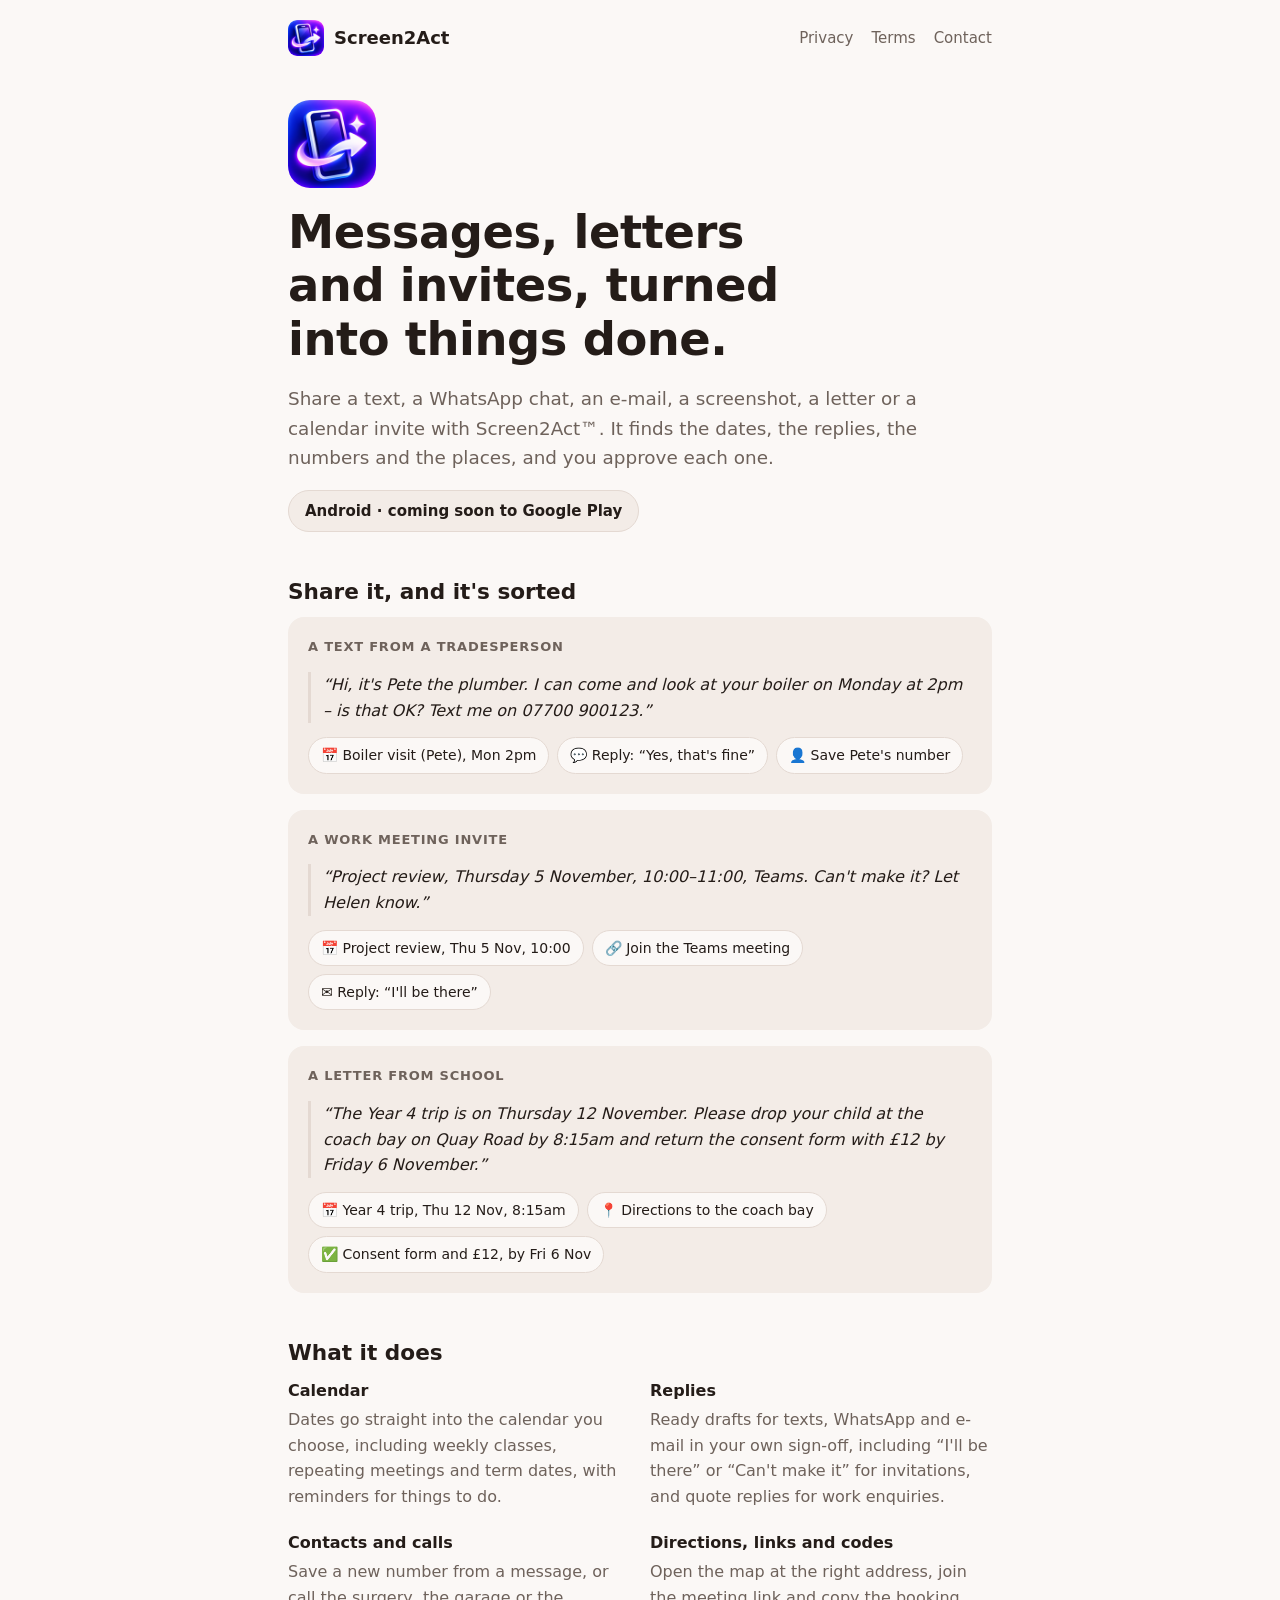
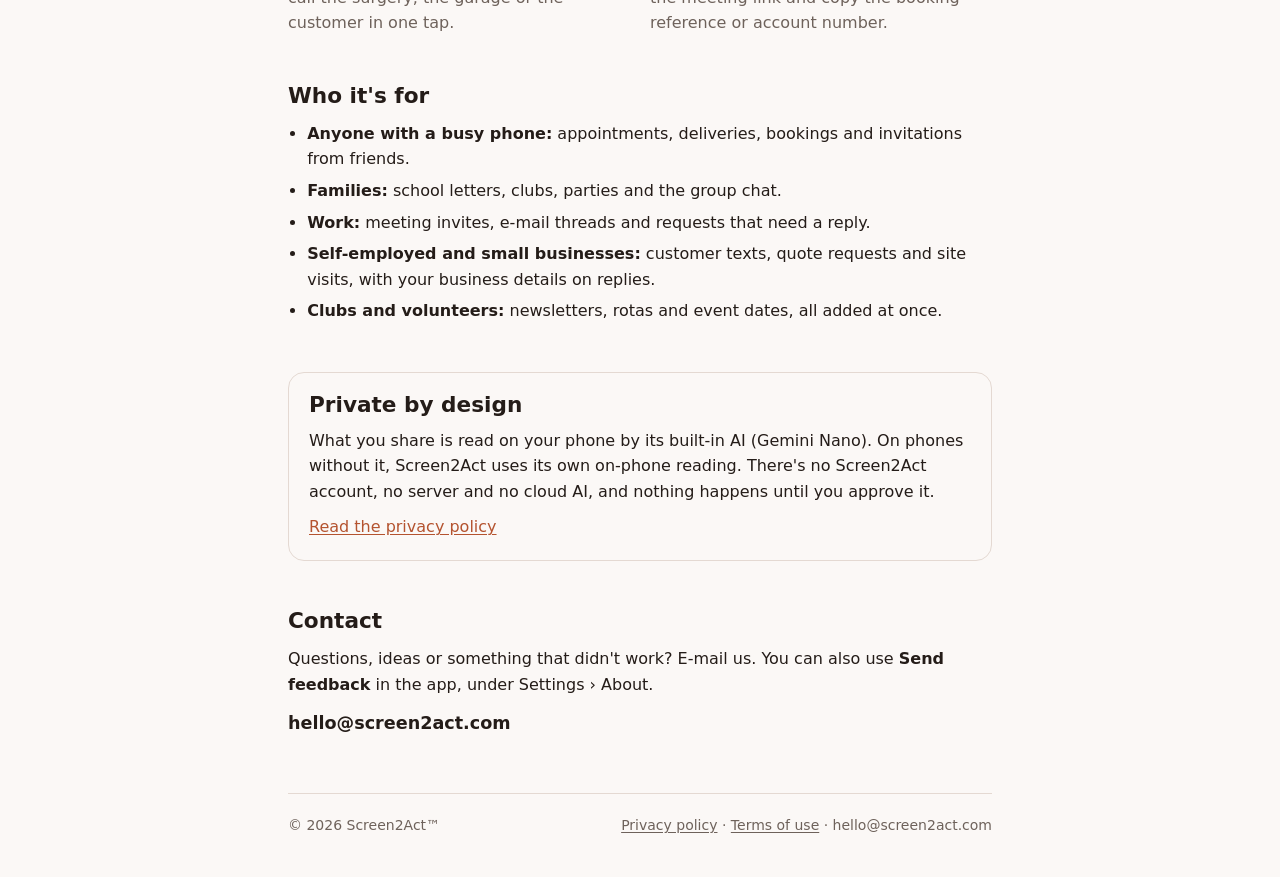
<file: index.html>
<!doctype html>
<html lang="en-GB">
<head>
<meta charset="utf-8">
<meta name="viewport" content="width=device-width, initial-scale=1, viewport-fit=cover">
<title>Screen2Act</title>
<meta name="description" content="Screen2Act turns messages, e-mails, letters, screenshots and invites into calendar dates, replies, contacts and to-dos, on your Android phone. Private by design.">
<link rel="icon" href="/favicon.ico" sizes="any">
<link rel="icon" type="image/png" href="/assets/favicon-32.png">
<link rel="apple-touch-icon" href="/assets/apple-touch-icon.png">
<link rel="stylesheet" href="/assets/site.css">
</head>
<body>
<div class="wrap">
  <header class="top">
    <a class="brand" href="/"><img src="/assets/logo.png" alt="" width="36" height="36">Screen2Act</a>
    <nav><a href="/privacy/">Privacy</a><a href="/terms/">Terms</a><a href="#contact">Contact</a></nav>
  </header>

  <main>
    <section class="hero">
      <img class="icon" src="/assets/logo.png" alt="Screen2Act app icon" width="88" height="88">
      <h1>Messages, letters and invites, turned into things done.</h1>
      <p class="lead">Share a text, a WhatsApp chat, an e-mail, a screenshot, a letter or a calendar invite with Screen2Act&trade;. It finds the dates, the replies, the numbers and the places, and you approve each one.</p>
      <span class="badge">Android · coming soon to Google Play</span>
    </section>

    <section aria-label="Examples">
      <h2>Share it, and it's sorted</h2>
      <div class="examples">
        <div class="example">
          <span class="from">A text from a tradesperson</span>
          <blockquote>“Hi, it's Pete the plumber. I can come and look at your boiler on Monday at 2pm – is that OK? Text me on 07700 900123.”</blockquote>
          <div class="chips">
            <span class="chip">📅 Boiler visit (Pete), Mon 2pm</span>
            <span class="chip">💬 Reply: “Yes, that's fine”</span>
            <span class="chip">👤 Save Pete's number</span>
          </div>
        </div>
        <div class="example">
          <span class="from">A work meeting invite</span>
          <blockquote>“Project review, Thursday 5 November, 10:00–11:00, Teams. Can't make it? Let Helen know.”</blockquote>
          <div class="chips">
            <span class="chip">📅 Project review, Thu 5 Nov, 10:00</span>
            <span class="chip">🔗 Join the Teams meeting</span>
            <span class="chip">✉️ Reply: “I'll be there”</span>
          </div>
        </div>
        <div class="example">
          <span class="from">A letter from school</span>
          <blockquote>“The Year 4 trip is on Thursday 12 November. Please drop your child at the coach bay on Quay Road by 8:15am and return the consent form with £12 by Friday 6 November.”</blockquote>
          <div class="chips">
            <span class="chip">📅 Year 4 trip, Thu 12 Nov, 8:15am</span>
            <span class="chip">📍 Directions to the coach bay</span>
            <span class="chip">✅ Consent form and £12, by Fri 6 Nov</span>
          </div>
        </div>
      </div>
    </section>

    <section>
      <h2>What it does</h2>
      <div class="features">
        <div><h3>Calendar</h3><p>Dates go straight into the calendar you choose, including weekly classes, repeating meetings and term dates, with reminders for things to do.</p></div>
        <div><h3>Replies</h3><p>Ready drafts for texts, WhatsApp and e-mail in your own sign-off, including “I'll be there” or “Can't make it” for invitations, and quote replies for work enquiries.</p></div>
        <div><h3>Contacts and calls</h3><p>Save a new number from a message, or call the surgery, the garage or the customer in one tap.</p></div>
        <div><h3>Directions, links and codes</h3><p>Open the map at the right address, join the meeting link and copy the booking reference or account number.</p></div>
      </div>
    </section>

    <section>
      <h2>Who it's for</h2>
      <ul>
        <li><strong>Anyone with a busy phone:</strong> appointments, deliveries, bookings and invitations from friends.</li>
        <li><strong>Families:</strong> school letters, clubs, parties and the group chat.</li>
        <li><strong>Work:</strong> meeting invites, e-mail threads and requests that need a reply.</li>
        <li><strong>Self-employed and small businesses:</strong> customer texts, quote requests and site visits, with your business details on replies.</li>
        <li><strong>Clubs and volunteers:</strong> newsletters, rotas and event dates, all added at once.</li>
      </ul>
    </section>

    <section class="promise">
      <h2>Private by design</h2>
      <p>What you share is read on your phone by its built-in AI (Gemini Nano). On phones without it, Screen2Act uses its own on-phone reading. There's no Screen2Act account, no server and no cloud AI, and nothing happens until you approve it.</p>
      <p><a href="/privacy/">Read the privacy policy</a></p>
    </section>

    <section id="contact">
      <h2>Contact</h2>
      <p>Questions, ideas or something that didn't work? E-mail us. You can also use <strong>Send feedback</strong> in the app, under Settings › About.</p>
      <p class="mail">hello@screen2act.com</p>
    </section>
  </main>

  <footer>
    <span>© 2026 Screen2Act&trade;</span>
    <span><a href="/privacy/">Privacy policy</a> · <a href="/terms/">Terms of use</a> · hello@screen2act.com</span>
  </footer>
</div>
</body>
</html>
</file>
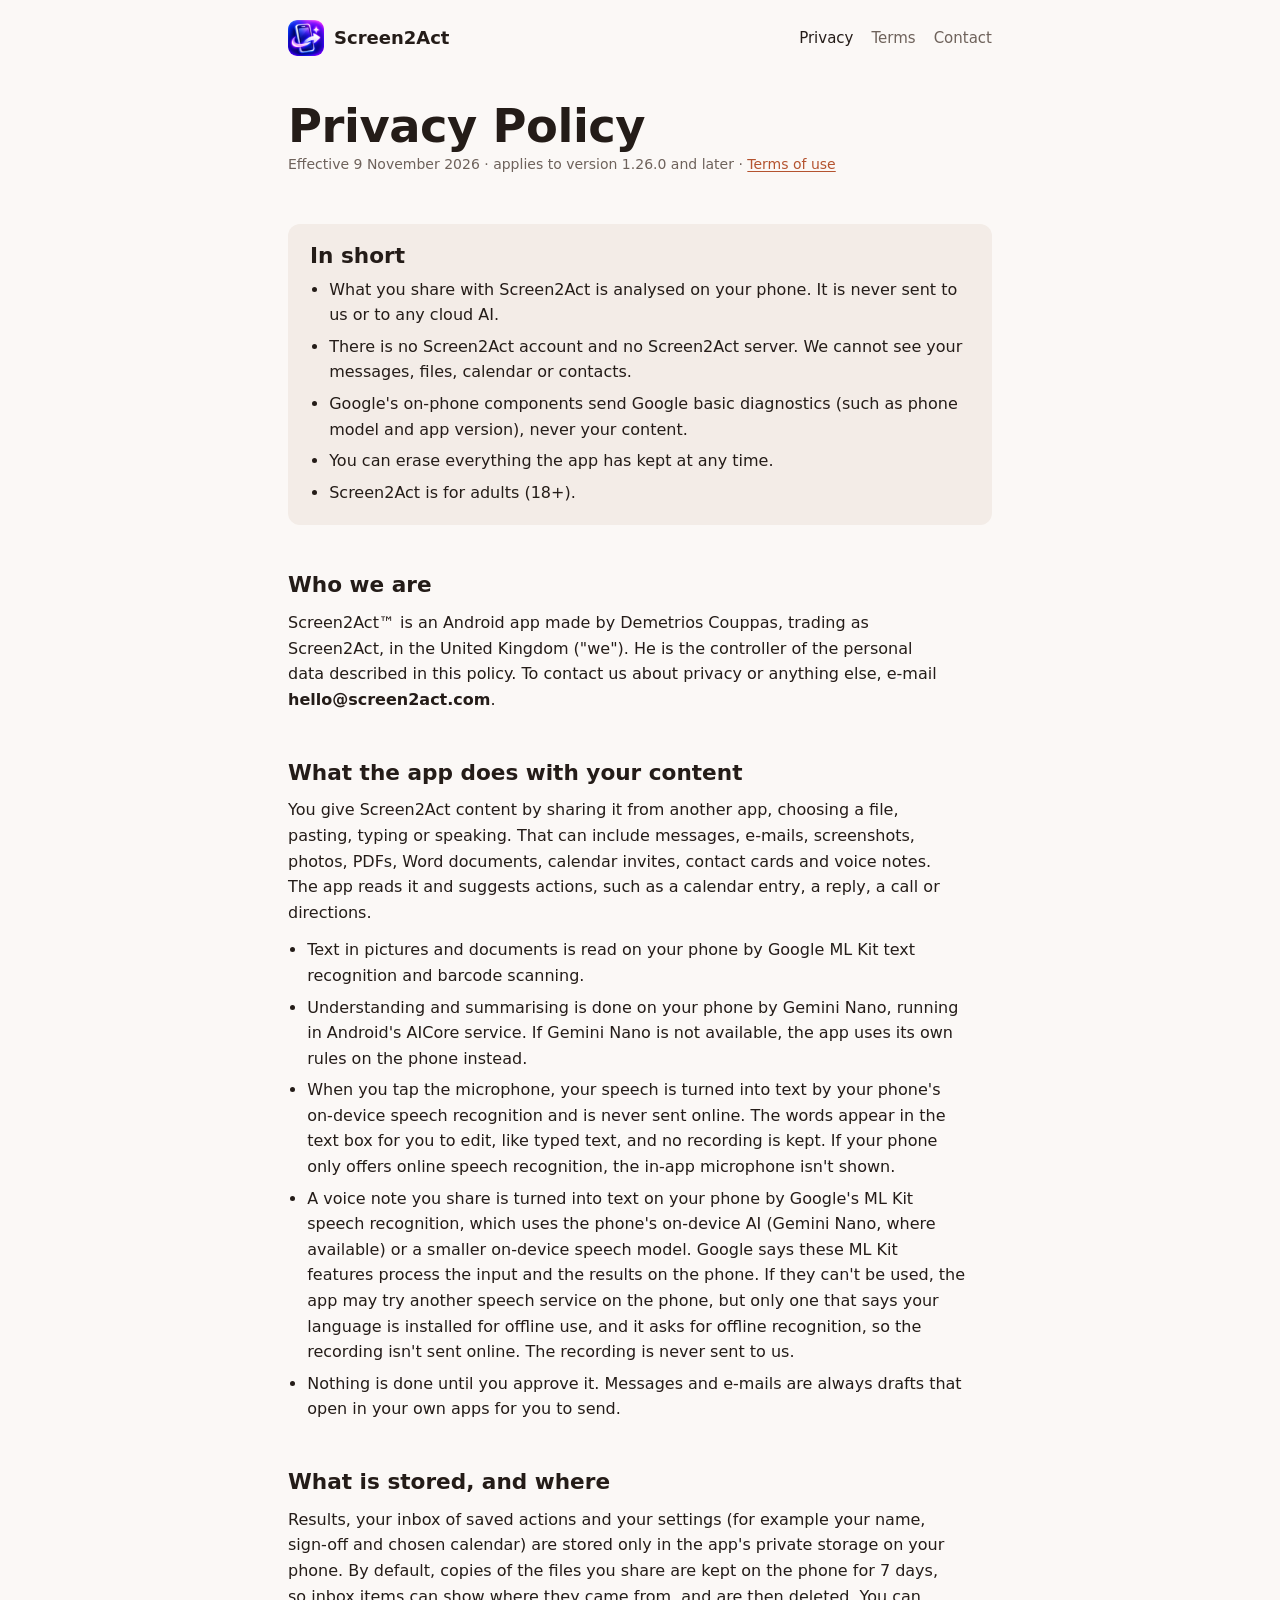
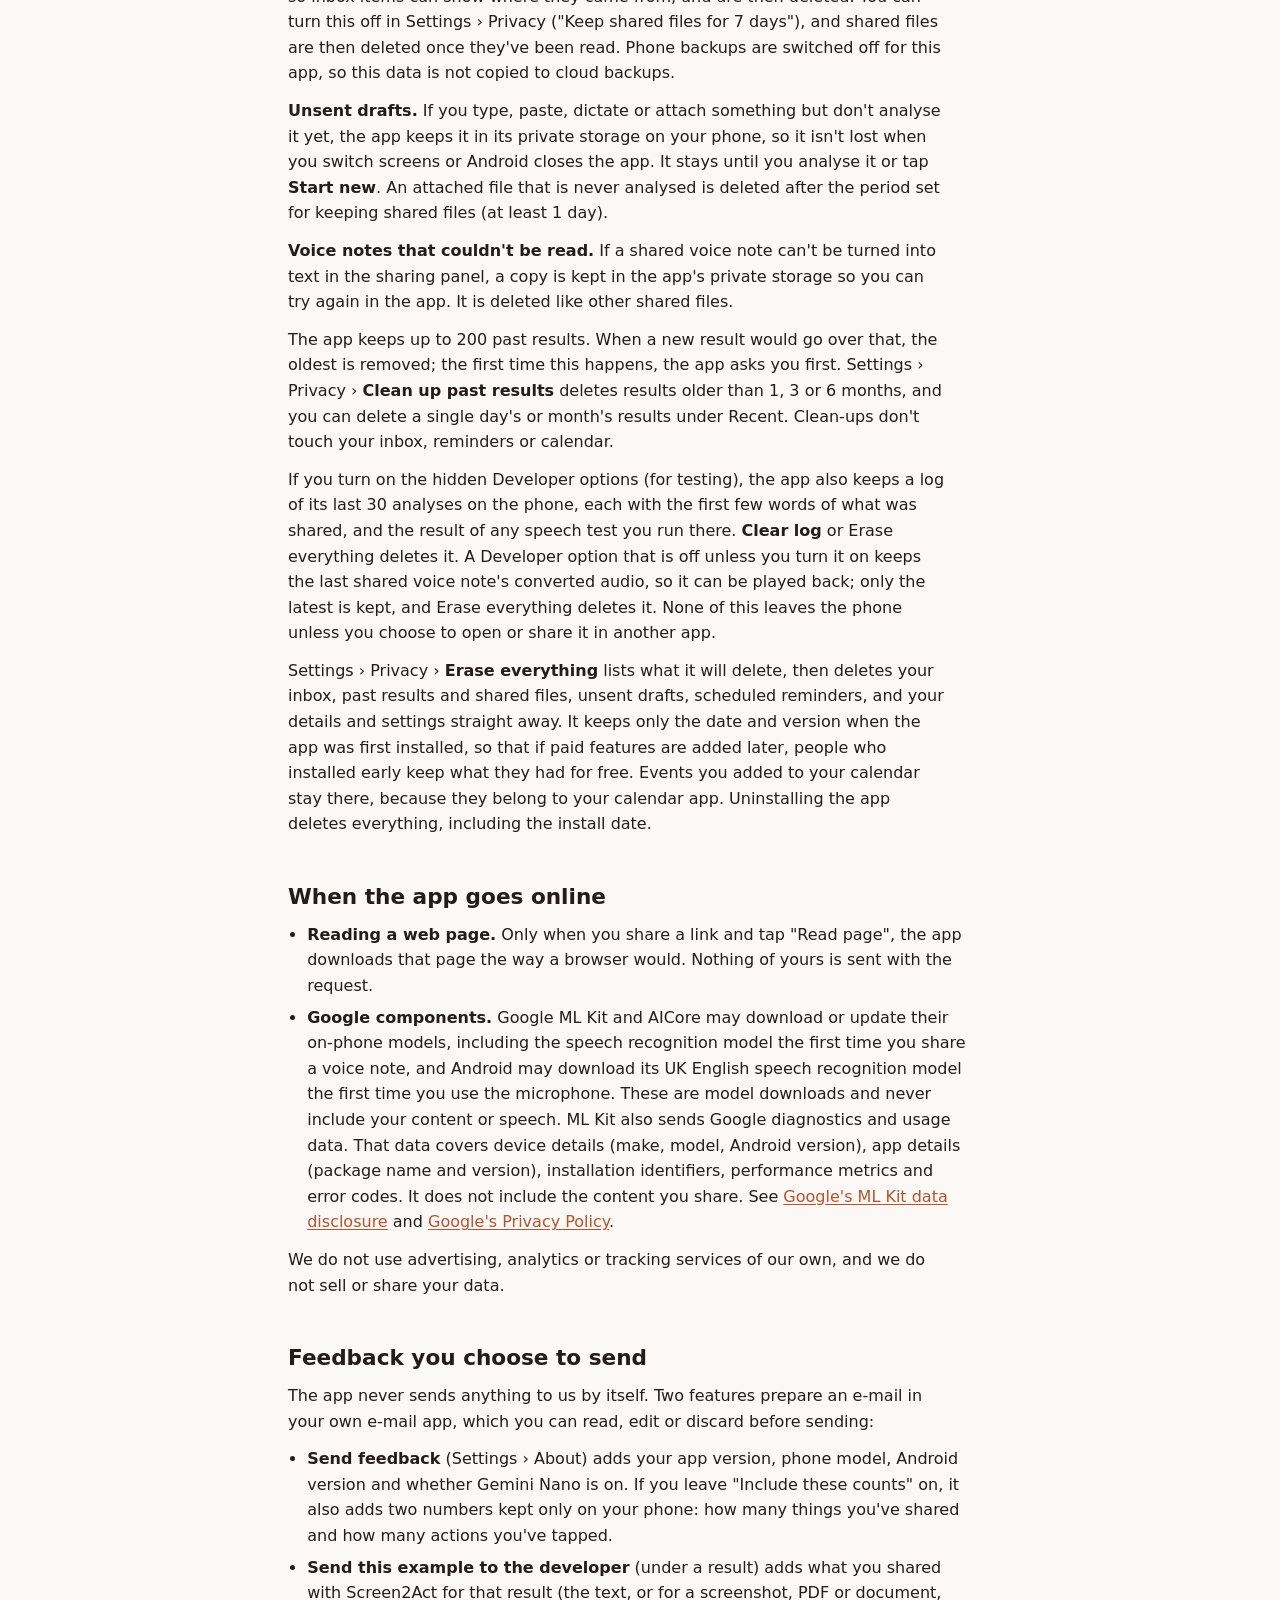
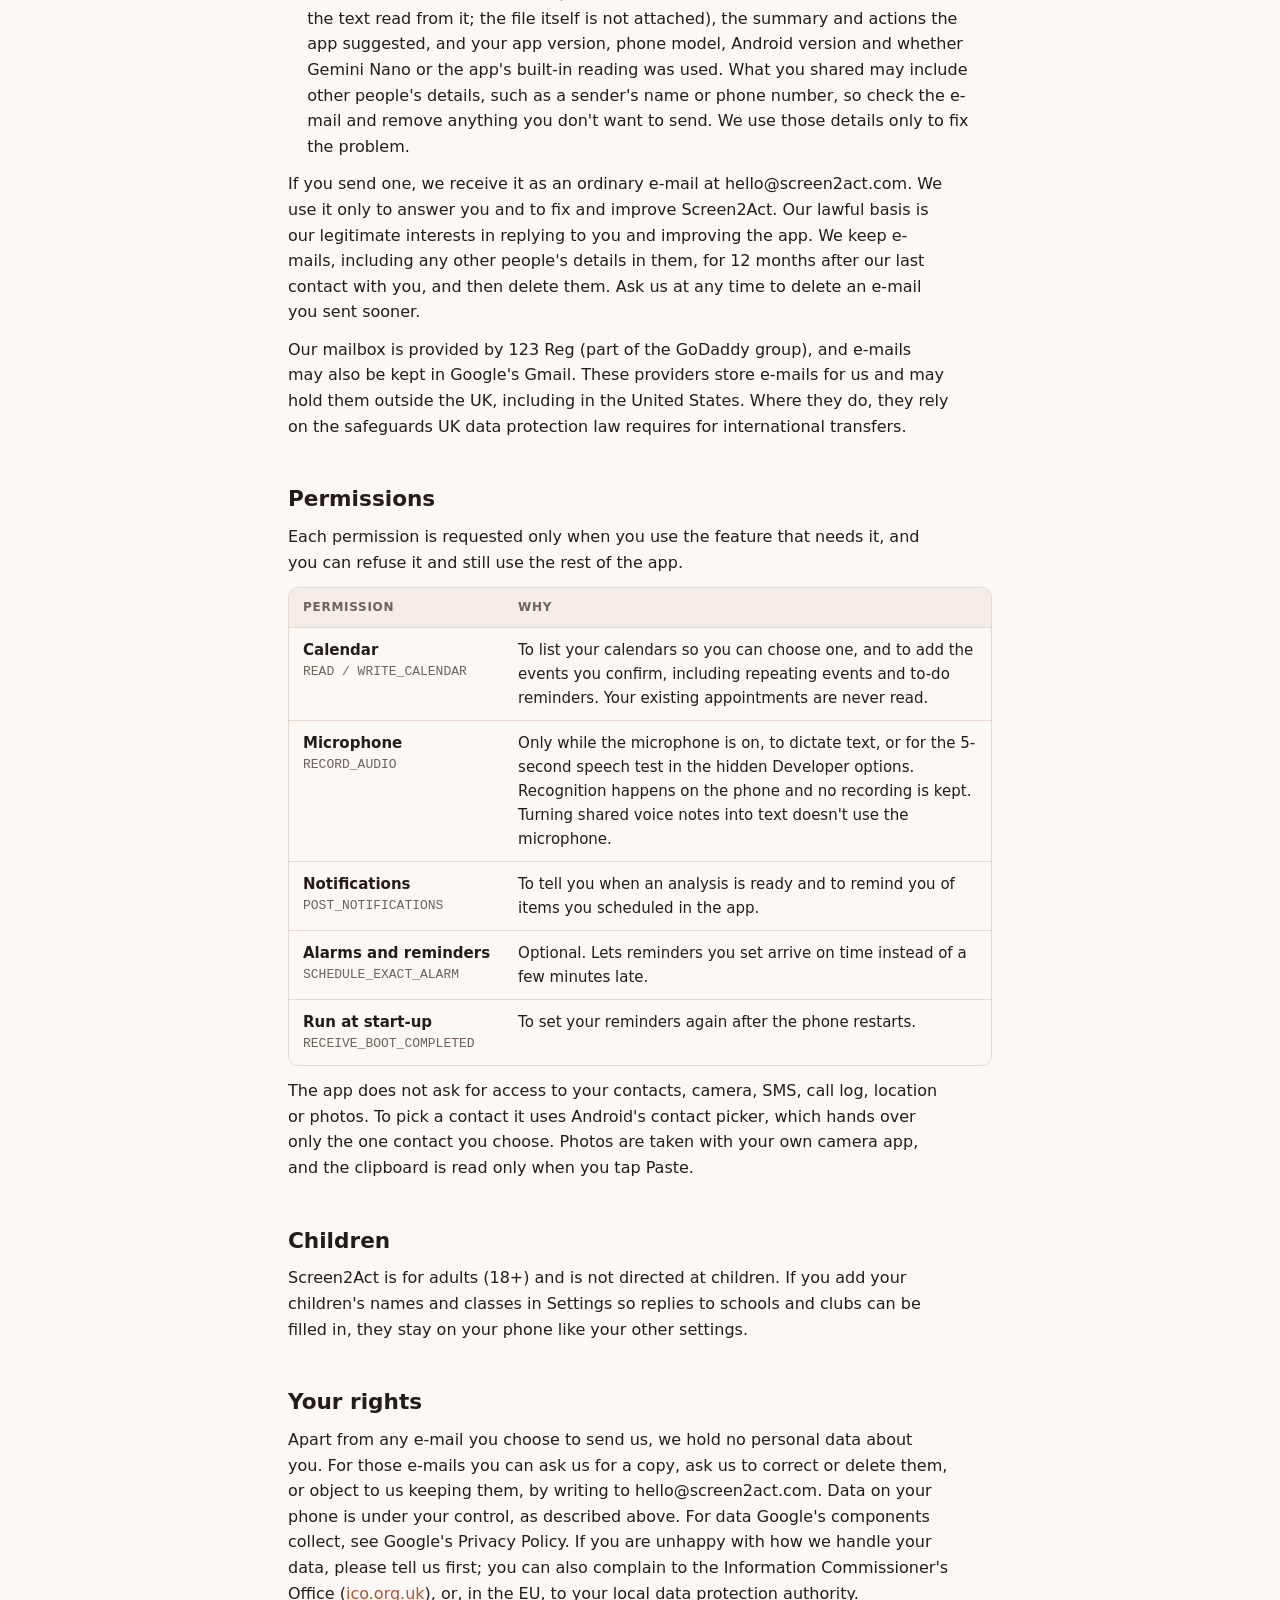
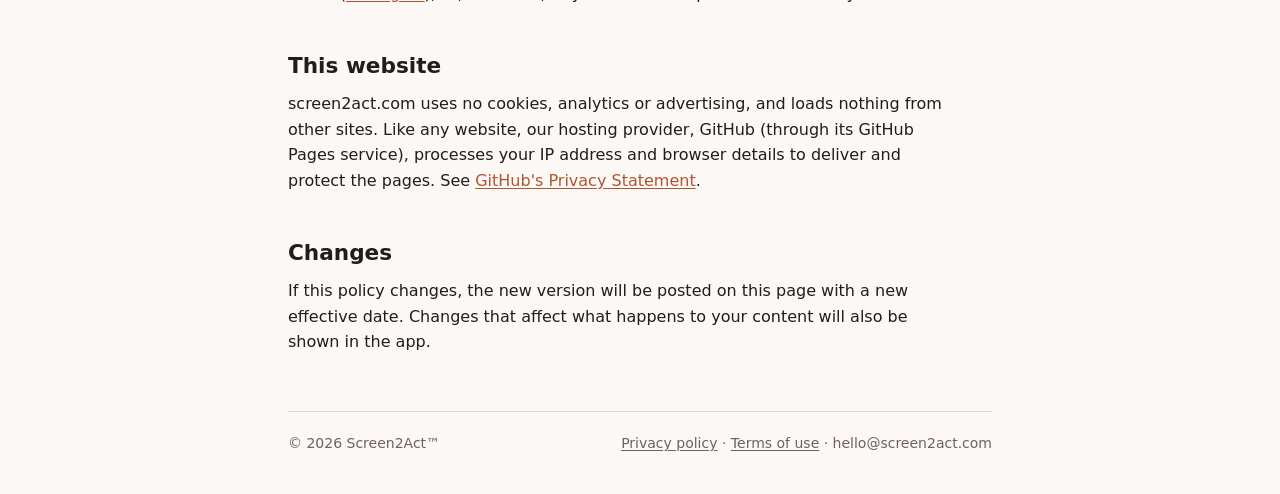
<file: privacy/index.html>
<!doctype html>
<html lang="en-GB">
<head>
<meta charset="utf-8">
<meta name="viewport" content="width=device-width, initial-scale=1, viewport-fit=cover">
<title>Privacy Policy · Screen2Act</title>
<meta name="description" content="How Screen2Act handles your information: everything you share is analysed on your phone and never sent to us.">
<link rel="icon" href="/favicon.ico" sizes="any">
<link rel="icon" type="image/png" href="/assets/favicon-32.png">
<link rel="apple-touch-icon" href="/assets/apple-touch-icon.png">
<link rel="stylesheet" href="/assets/site.css">
</head>
<body>
<div class="wrap">
  <header class="top">
    <a class="brand" href="/"><img src="/assets/logo.png" alt="" width="36" height="36">Screen2Act</a>
    <nav><a href="/privacy/" aria-current="page">Privacy</a><a href="/terms/">Terms</a><a href="/#contact">Contact</a></nav>
  </header>

  <main>
  <header>
        <h1>Privacy Policy</h1>
    <p class="meta">Effective 9 November 2026 · applies to version 1.26.0 and later · <a href="/terms/">Terms of use</a></p>
  </header>

  <div class="short">
    <h2>In short</h2>
    <ul>
      <li>What you share with Screen2Act is analysed on your phone. It is never sent to us or to any cloud AI.</li>
      <li>There is no Screen2Act account and no Screen2Act server. We cannot see your messages, files, calendar or contacts.</li>
      <li>Google's on-phone components send Google basic diagnostics (such as phone model and app version), never your content.</li>
      <li>You can erase everything the app has kept at any time.</li>
      <li>Screen2Act is for adults (18+).</li>
    </ul>
  </div>

  <section>
    <h2>Who we are</h2>
    <p>Screen2Act&trade; is an Android app made by Demetrios Couppas, trading as Screen2Act, in the United Kingdom ("we"). He is the controller of the personal data described in this policy. To contact us about privacy or anything else, e-mail <strong>hello@screen2act.com</strong>.</p>
  </section>

  <section>
    <h2>What the app does with your content</h2>
    <p>You give Screen2Act content by sharing it from another app, choosing a file, pasting, typing or speaking. That can include messages, e-mails, screenshots, photos, PDFs, Word documents, calendar invites, contact cards and voice notes. The app reads it and suggests actions, such as a calendar entry, a reply, a call or directions.</p>
    <ul>
      <li>Text in pictures and documents is read on your phone by Google ML Kit text recognition and barcode scanning.</li>
      <li>Understanding and summarising is done on your phone by Gemini Nano, running in Android's AICore service. If Gemini Nano is not available, the app uses its own rules on the phone instead.</li>
      <li>When you tap the microphone, your speech is turned into text by your phone's on-device speech recognition and is never sent online. The words appear in the text box for you to edit, like typed text, and no recording is kept. If your phone only offers online speech recognition, the in-app microphone isn't shown.</li>
      <li>A voice note you share is turned into text on your phone by Google's ML Kit speech recognition, which uses the phone's on-device AI (Gemini Nano, where available) or a smaller on-device speech model. Google says these ML Kit features process the input and the results on the phone. If they can't be used, the app may try another speech service on the phone, but only one that says your language is installed for offline use, and it asks for offline recognition, so the recording isn't sent online. The recording is never sent to us.</li>
      <li>Nothing is done until you approve it. Messages and e-mails are always drafts that open in your own apps for you to send.</li>
    </ul>
  </section>

  <section>
    <h2>What is stored, and where</h2>
    <p>Results, your inbox of saved actions and your settings (for example your name, sign-off and chosen calendar) are stored only in the app's private storage on your phone. By default, copies of the files you share are kept on the phone for 7 days, so inbox items can show where they came from, and are then deleted. You can turn this off in Settings › Privacy ("Keep shared files for 7 days"), and shared files are then deleted once they've been read. Phone backups are switched off for this app, so this data is not copied to cloud backups.</p>
    <p><strong>Unsent drafts.</strong> If you type, paste, dictate or attach something but don't analyse it yet, the app keeps it in its private storage on your phone, so it isn't lost when you switch screens or Android closes the app. It stays until you analyse it or tap <strong>Start new</strong>. An attached file that is never analysed is deleted after the period set for keeping shared files (at least 1 day).</p>
    <p><strong>Voice notes that couldn't be read.</strong> If a shared voice note can't be turned into text in the sharing panel, a copy is kept in the app's private storage so you can try again in the app. It is deleted like other shared files.</p>
    <p>The app keeps up to 200 past results. When a new result would go over that, the oldest is removed; the first time this happens, the app asks you first. Settings › Privacy › <strong>Clean up past results</strong> deletes results older than 1, 3 or 6 months, and you can delete a single day's or month's results under Recent. Clean-ups don't touch your inbox, reminders or calendar.</p>
    <p>If you turn on the hidden Developer options (for testing), the app also keeps a log of its last 30 analyses on the phone, each with the first few words of what was shared, and the result of any speech test you run there. <strong>Clear log</strong> or Erase everything deletes it. A Developer option that is off unless you turn it on keeps the last shared voice note's converted audio, so it can be played back; only the latest is kept, and Erase everything deletes it. None of this leaves the phone unless you choose to open or share it in another app.</p>
    <p>Settings › Privacy › <strong>Erase everything</strong> lists what it will delete, then deletes your inbox, past results and shared files, unsent drafts, scheduled reminders, and your details and settings straight away. It keeps only the date and version when the app was first installed, so that if paid features are added later, people who installed early keep what they had for free. Events you added to your calendar stay there, because they belong to your calendar app. Uninstalling the app deletes everything, including the install date.</p>
  </section>

  <section>
    <h2>When the app goes online</h2>
    <ul>
      <li><strong>Reading a web page.</strong> Only when you share a link and tap "Read page", the app downloads that page the way a browser would. Nothing of yours is sent with the request.</li>
      <li><strong>Google components.</strong> Google ML Kit and AICore may download or update their on-phone models, including the speech recognition model the first time you share a voice note, and Android may download its UK English speech recognition model the first time you use the microphone. These are model downloads and never include your content or speech. ML Kit also sends Google diagnostics and usage data. That data covers device details (make, model, Android version), app details (package name and version), installation identifiers, performance metrics and error codes. It does not include the content you share. See <a href="https://developers.google.com/ml-kit/android-data-disclosure" rel="noopener">Google's ML Kit data disclosure</a> and <a href="https://policies.google.com/privacy" rel="noopener">Google's Privacy Policy</a>.</li>
    </ul>
    <p>We do not use advertising, analytics or tracking services of our own, and we do not sell or share your data.</p>
  </section>

  <section>
    <h2>Feedback you choose to send</h2>
    <p>The app never sends anything to us by itself. Two features prepare an e-mail in your own e-mail app, which you can read, edit or discard before sending:</p>
    <ul>
      <li><strong>Send feedback</strong> (Settings › About) adds your app version, phone model, Android version and whether Gemini Nano is on. If you leave "Include these counts" on, it also adds two numbers kept only on your phone: how many things you've shared and how many actions you've tapped.</li>
      <li><strong>Send this example to the developer</strong> (under a result) adds what you shared with Screen2Act for that result (the text, or for a screenshot, PDF or document, the text read from it; the file itself is not attached), the summary and actions the app suggested, and your app version, phone model, Android version and whether Gemini Nano or the app's built-in reading was used. What you shared may include other people's details, such as a sender's name or phone number, so check the e-mail and remove anything you don't want to send. We use those details only to fix the problem.</li>
    </ul>
    <p>If you send one, we receive it as an ordinary e-mail at hello@screen2act.com. We use it only to answer you and to fix and improve Screen2Act. Our lawful basis is our legitimate interests in replying to you and improving the app. We keep e-mails, including any other people's details in them, for 12 months after our last contact with you, and then delete them. Ask us at any time to delete an e-mail you sent sooner.</p>
    <p>Our mailbox is provided by 123 Reg (part of the GoDaddy group), and e-mails may also be kept in Google's Gmail. These providers store e-mails for us and may hold them outside the UK, including in the United States. Where they do, they rely on the safeguards UK data protection law requires for international transfers.</p>
  </section>

  <section>
    <h2>Permissions</h2>
    <p>Each permission is requested only when you use the feature that needs it, and you can refuse it and still use the rest of the app.</p>
    <div class="table">
      <table>
        <thead><tr><th>Permission</th><th>Why</th></tr></thead>
        <tbody>
          <tr><td>Calendar<code>READ / WRITE_CALENDAR</code></td><td>To list your calendars so you can choose one, and to add the events you confirm, including repeating events and to-do reminders. Your existing appointments are never read.</td></tr>
          <tr><td>Microphone<code>RECORD_AUDIO</code></td><td>Only while the microphone is on, to dictate text, or for the 5-second speech test in the hidden Developer options. Recognition happens on the phone and no recording is kept. Turning shared voice notes into text doesn't use the microphone.</td></tr>
          <tr><td>Notifications<code>POST_NOTIFICATIONS</code></td><td>To tell you when an analysis is ready and to remind you of items you scheduled in the app.</td></tr>
          <tr><td>Alarms and reminders<code>SCHEDULE_EXACT_ALARM</code></td><td>Optional. Lets reminders you set arrive on time instead of a few minutes late.</td></tr>
          <tr><td>Run at start-up<code>RECEIVE_BOOT_COMPLETED</code></td><td>To set your reminders again after the phone restarts.</td></tr>
        </tbody>
      </table>
    </div>
    <p>The app does not ask for access to your contacts, camera, SMS, call log, location or photos. To pick a contact it uses Android's contact picker, which hands over only the one contact you choose. Photos are taken with your own camera app, and the clipboard is read only when you tap Paste.</p>
  </section>

  <section>
    <h2>Children</h2>
    <p>Screen2Act is for adults (18+) and is not directed at children. If you add your children's names and classes in Settings so replies to schools and clubs can be filled in, they stay on your phone like your other settings.</p>
  </section>

  <section>
    <h2>Your rights</h2>
    <p>Apart from any e-mail you choose to send us, we hold no personal data about you. For those e-mails you can ask us for a copy, ask us to correct or delete them, or object to us keeping them, by writing to hello@screen2act.com. Data on your phone is under your control, as described above. For data Google's components collect, see Google's Privacy Policy. If you are unhappy with how we handle your data, please tell us first; you can also complain to the Information Commissioner's Office (<a href="https://ico.org.uk/make-a-complaint/" rel="noopener">ico.org.uk</a>), or, in the EU, to your local data protection authority.</p>
  </section>

  <section>
    <h2>This website</h2>
    <p>screen2act.com uses no cookies, analytics or advertising, and loads nothing from other sites. Like any website, our hosting provider, GitHub (through its GitHub Pages service), processes your IP address and browser details to deliver and protect the pages. See <a href="https://docs.github.com/en/site-policy/privacy-policies/github-general-privacy-statement" rel="noopener">GitHub's Privacy Statement</a>.</p>
  </section>

  <section>
    <h2>Changes</h2>
    <p>If this policy changes, the new version will be posted on this page with a new effective date. Changes that affect what happens to your content will also be shown in the app.</p>
  </section>

  
  </main>

  <footer>
    <span>© 2026 Screen2Act&trade;</span>
    <span><a href="/privacy/">Privacy policy</a> · <a href="/terms/">Terms of use</a> · hello@screen2act.com</span>
  </footer>
</div>
</body>
</html>
</file>
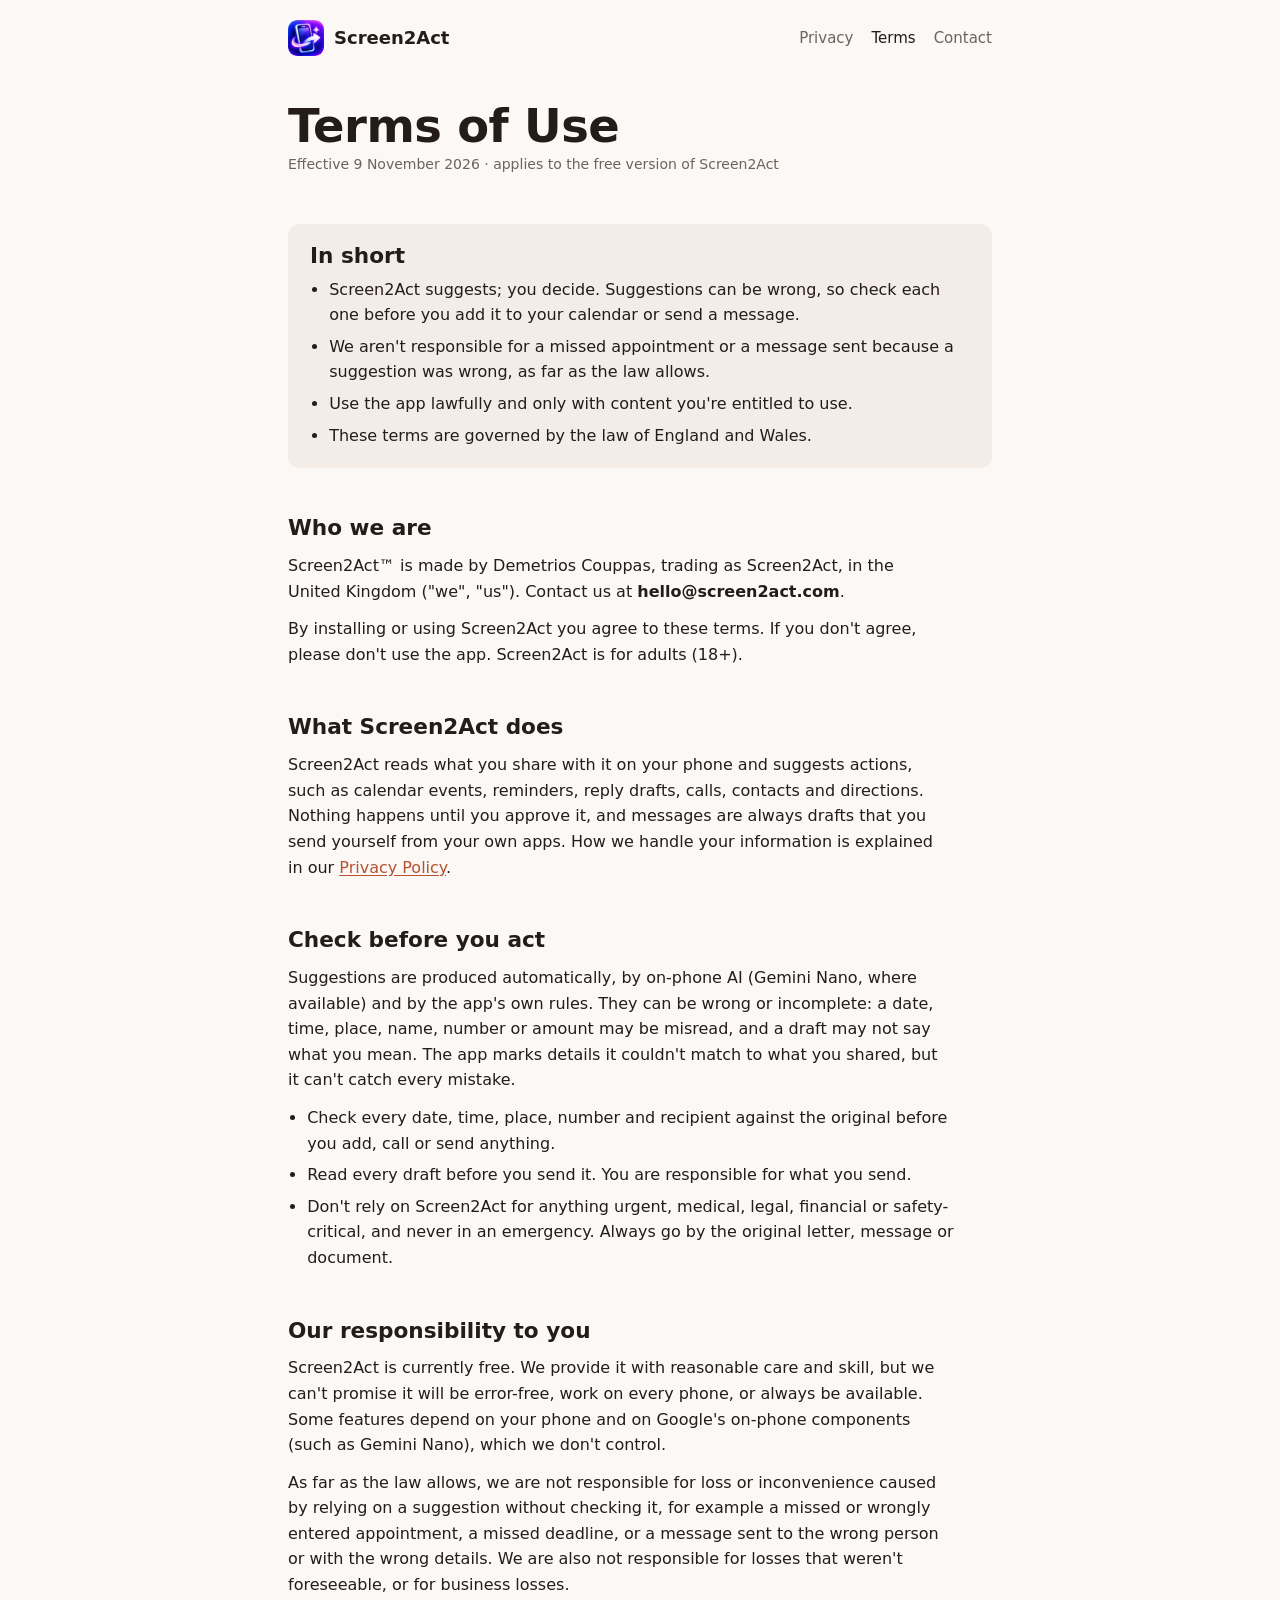
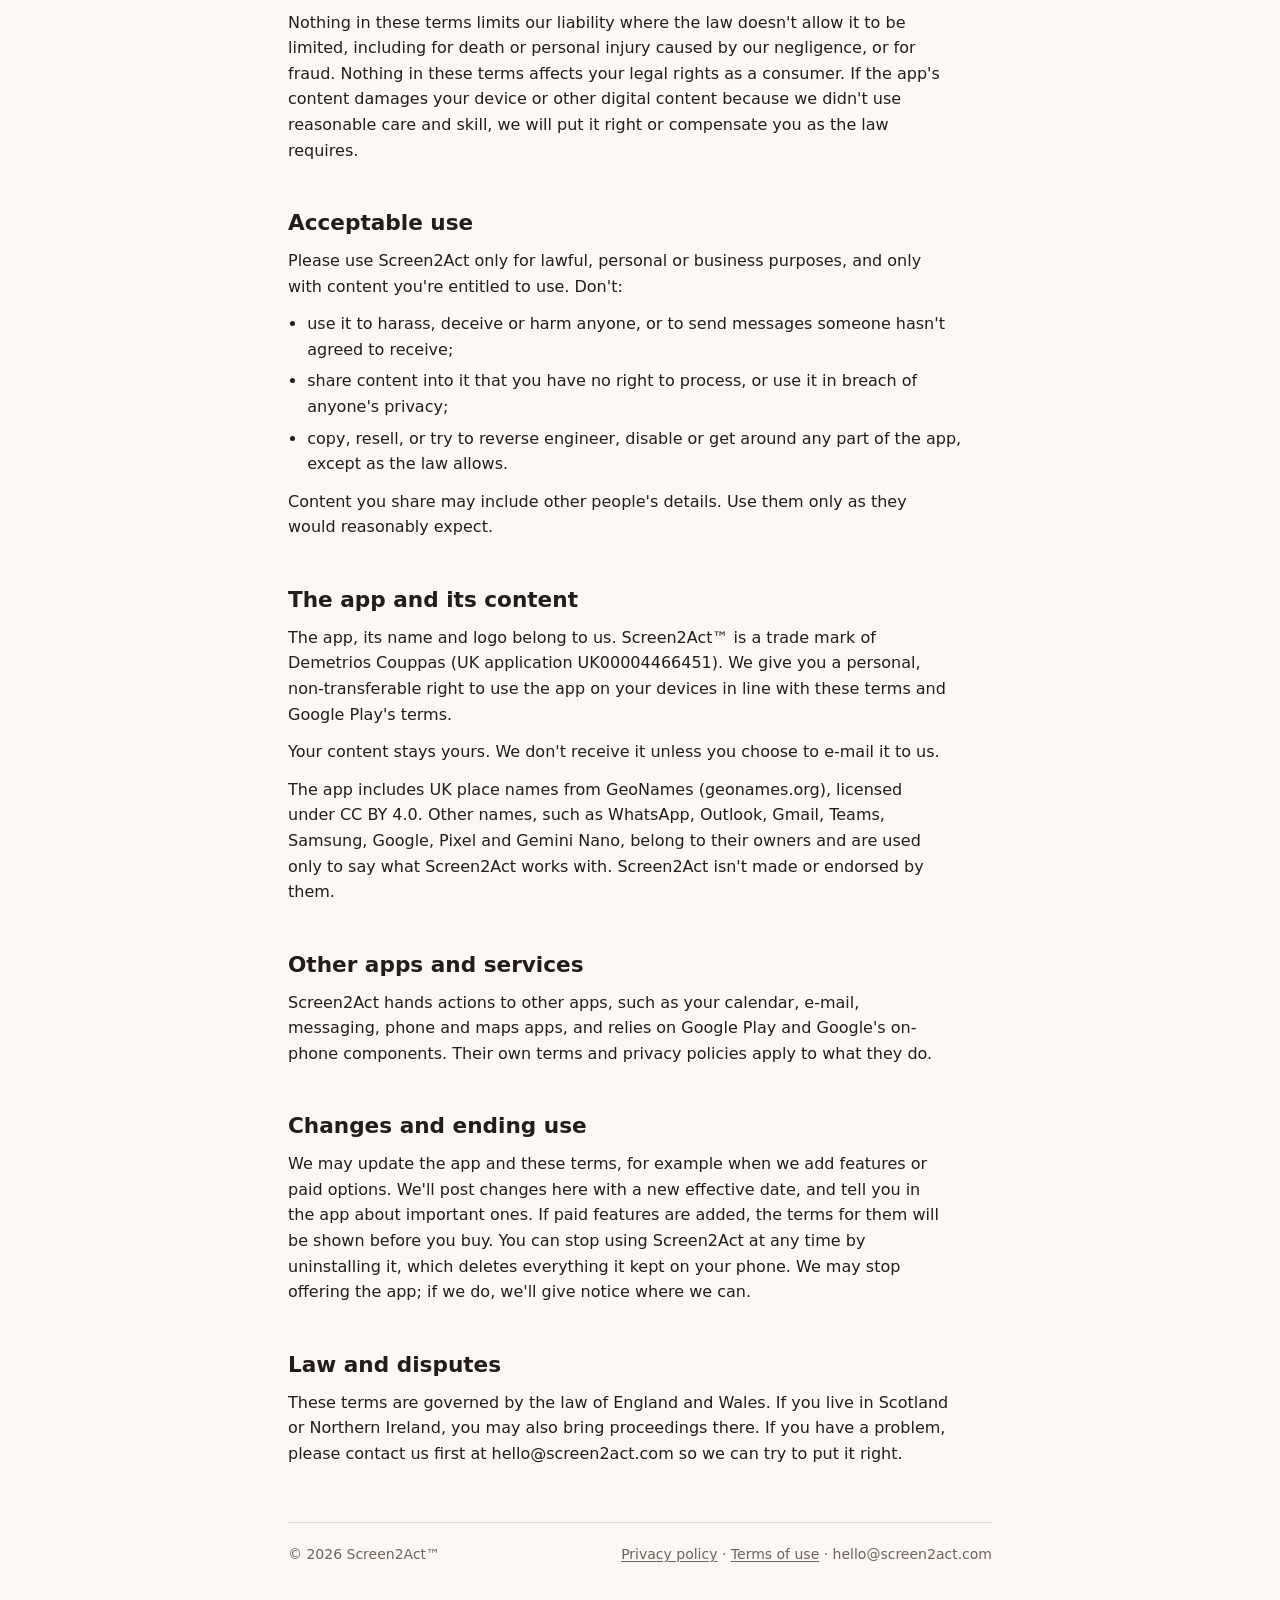
<file: terms/index.html>
<!doctype html>
<html lang="en-GB">
<head>
<meta charset="utf-8">
<meta name="viewport" content="width=device-width, initial-scale=1, viewport-fit=cover">
<title>Terms of Use · Screen2Act</title>
<meta name="description" content="The terms for using the Screen2Act app: it suggests, you decide, so check each suggestion before you add or send it.">
<link rel="icon" href="/favicon.ico" sizes="any">
<link rel="icon" type="image/png" href="/assets/favicon-32.png">
<link rel="apple-touch-icon" href="/assets/apple-touch-icon.png">
<link rel="stylesheet" href="/assets/site.css">
</head>
<body>
<div class="wrap">
  <header class="top">
    <a class="brand" href="/"><img src="/assets/logo.png" alt="" width="36" height="36">Screen2Act</a>
    <nav><a href="/privacy/">Privacy</a><a href="/terms/" aria-current="page">Terms</a><a href="/#contact">Contact</a></nav>
  </header>

  <main>
  <header>
    <h1>Terms of Use</h1>
    <p class="meta">Effective 9 November 2026 · applies to the free version of Screen2Act</p>
  </header>

  <div class="short">
    <h2>In short</h2>
    <ul>
      <li>Screen2Act suggests; you decide. Suggestions can be wrong, so check each one before you add it to your calendar or send a message.</li>
      <li>We aren't responsible for a missed appointment or a message sent because a suggestion was wrong, as far as the law allows.</li>
      <li>Use the app lawfully and only with content you're entitled to use.</li>
      <li>These terms are governed by the law of England and Wales.</li>
    </ul>
  </div>

  <section>
    <h2>Who we are</h2>
    <p>Screen2Act&trade; is made by Demetrios Couppas, trading as Screen2Act, in the United Kingdom ("we", "us"). Contact us at <strong>hello@screen2act.com</strong>.</p>
    <p>By installing or using Screen2Act you agree to these terms. If you don't agree, please don't use the app. Screen2Act is for adults (18+).</p>
  </section>

  <section>
    <h2>What Screen2Act does</h2>
    <p>Screen2Act reads what you share with it on your phone and suggests actions, such as calendar events, reminders, reply drafts, calls, contacts and directions. Nothing happens until you approve it, and messages are always drafts that you send yourself from your own apps. How we handle your information is explained in our <a href="/privacy/">Privacy Policy</a>.</p>
  </section>

  <section>
    <h2>Check before you act</h2>
    <p>Suggestions are produced automatically, by on-phone AI (Gemini Nano, where available) and by the app's own rules. They can be wrong or incomplete: a date, time, place, name, number or amount may be misread, and a draft may not say what you mean. The app marks details it couldn't match to what you shared, but it can't catch every mistake.</p>
    <ul>
      <li>Check every date, time, place, number and recipient against the original before you add, call or send anything.</li>
      <li>Read every draft before you send it. You are responsible for what you send.</li>
      <li>Don't rely on Screen2Act for anything urgent, medical, legal, financial or safety-critical, and never in an emergency. Always go by the original letter, message or document.</li>
    </ul>
  </section>

  <section>
    <h2>Our responsibility to you</h2>
    <p>Screen2Act is currently free. We provide it with reasonable care and skill, but we can't promise it will be error-free, work on every phone, or always be available. Some features depend on your phone and on Google's on-phone components (such as Gemini Nano), which we don't control.</p>
    <p>As far as the law allows, we are not responsible for loss or inconvenience caused by relying on a suggestion without checking it, for example a missed or wrongly entered appointment, a missed deadline, or a message sent to the wrong person or with the wrong details. We are also not responsible for losses that weren't foreseeable, or for business losses.</p>
    <p>Nothing in these terms limits our liability where the law doesn't allow it to be limited, including for death or personal injury caused by our negligence, or for fraud. Nothing in these terms affects your legal rights as a consumer. If the app's content damages your device or other digital content because we didn't use reasonable care and skill, we will put it right or compensate you as the law requires.</p>
  </section>

  <section>
    <h2>Acceptable use</h2>
    <p>Please use Screen2Act only for lawful, personal or business purposes, and only with content you're entitled to use. Don't:</p>
    <ul>
      <li>use it to harass, deceive or harm anyone, or to send messages someone hasn't agreed to receive;</li>
      <li>share content into it that you have no right to process, or use it in breach of anyone's privacy;</li>
      <li>copy, resell, or try to reverse engineer, disable or get around any part of the app, except as the law allows.</li>
    </ul>
    <p>Content you share may include other people's details. Use them only as they would reasonably expect.</p>
  </section>

  <section>
    <h2>The app and its content</h2>
    <p>The app, its name and logo belong to us. Screen2Act&trade; is a trade mark of Demetrios Couppas (UK application UK00004466451). We give you a personal, non-transferable right to use the app on your devices in line with these terms and Google Play's terms.</p>
    <p>Your content stays yours. We don't receive it unless you choose to e-mail it to us.</p>
    <p>The app includes UK place names from GeoNames (geonames.org), licensed under CC BY 4.0. Other names, such as WhatsApp, Outlook, Gmail, Teams, Samsung, Google, Pixel and Gemini Nano, belong to their owners and are used only to say what Screen2Act works with. Screen2Act isn't made or endorsed by them.</p>
  </section>

  <section>
    <h2>Other apps and services</h2>
    <p>Screen2Act hands actions to other apps, such as your calendar, e-mail, messaging, phone and maps apps, and relies on Google Play and Google's on-phone components. Their own terms and privacy policies apply to what they do.</p>
  </section>

  <section>
    <h2>Changes and ending use</h2>
    <p>We may update the app and these terms, for example when we add features or paid options. We'll post changes here with a new effective date, and tell you in the app about important ones. If paid features are added, the terms for them will be shown before you buy. You can stop using Screen2Act at any time by uninstalling it, which deletes everything it kept on your phone. We may stop offering the app; if we do, we'll give notice where we can.</p>
  </section>

  <section>
    <h2>Law and disputes</h2>
    <p>These terms are governed by the law of England and Wales. If you live in Scotland or Northern Ireland, you may also bring proceedings there. If you have a problem, please contact us first at hello@screen2act.com so we can try to put it right.</p>
  </section>
  </main>

  <footer>
    <span>© 2026 Screen2Act&trade;</span>
    <span><a href="/privacy/">Privacy policy</a> · <a href="/terms/">Terms of use</a> · hello@screen2act.com</span>
  </footer>
</div>
</body>
</html>
</file>
<file: assets/site.css>
/* Screen2Act website. System fonts only: no third-party requests, no cookies, no trackers. */
:root {
  --bg: #FBF8F6; --surface: #F3ECE7; --ink: #241C18; --muted: #6E625B; --line: #E4D9D2;
  --accent: #B4532F; --accent-ink: #FFFFFF; --violet: #5B3FD6;
  --display: ui-rounded, "SF Pro Rounded", "Segoe UI Variable Display", "Segoe UI", system-ui, -apple-system, Roboto, sans-serif;
  --body: system-ui, -apple-system, "Segoe UI", Roboto, "Helvetica Neue", Arial, sans-serif;
  color-scheme: light;
}
@media (prefers-color-scheme: dark) {
  :root { --bg: #1A1614; --surface: #252019; --ink: #EFE7E2; --muted: #A99C94; --line: #3A322D;
    --accent: #E58A66; --accent-ink: #1A1614; --violet: #A894FF; color-scheme: dark; }
}
* { box-sizing: border-box; }
html { -webkit-text-size-adjust: 100%; }
body { margin: 0; background: var(--bg); color: var(--ink); font: 16px/1.6 var(--body);
  padding-left: max(16px, env(safe-area-inset-left, 0px)); padding-right: max(16px, env(safe-area-inset-right, 0px)); }
a { color: var(--accent); text-underline-offset: 2px; }
a:focus-visible, .button:focus-visible { outline: 2px solid var(--accent); outline-offset: 3px; border-radius: 6px; }
img { max-width: 100%; height: auto; }

.wrap { max-width: 44rem; margin: 0 auto; }
.top { display: flex; align-items: center; justify-content: space-between; gap: 12px; padding-block: 20px; }
.brand { display: flex; align-items: center; gap: 10px; color: var(--ink); text-decoration: none; font-weight: 700; font-family: var(--display); font-size: 18px; }
.brand img { width: 36px; height: 36px; border-radius: 9px; }
.top nav { display: flex; gap: 18px; font-size: 15px; }
.top nav a { color: var(--muted); text-decoration: none; }
.top nav a:hover, .top nav a[aria-current] { color: var(--ink); }

main { display: flex; flex-direction: column; gap: 48px; padding-block: 24px 56px; }
h1, h2 { font-family: var(--display); line-height: 1.15; margin: 0; text-wrap: balance; }
h1 { font-size: clamp(2rem, 6vw, 2.9rem); letter-spacing: -0.01em; }
h2 { font-size: 1.35rem; }
p, li { margin: 0; max-width: 65ch; }
ul { margin: 0; padding-left: 1.2em; display: flex; flex-direction: column; gap: 6px; }
section { display: flex; flex-direction: column; gap: 12px; }

/* Home */
.hero { display: flex; flex-direction: column; gap: 18px; }
.hero .lead { font-size: 1.15rem; color: var(--muted); }
.hero img.icon { width: 88px; height: 88px; border-radius: 22px; }
.badge { display: inline-flex; align-self: flex-start; gap: 8px; align-items: center; background: var(--surface); color: var(--ink);
  border: 1px solid var(--line); border-radius: 999px; padding: 8px 16px; font-size: 15px; font-weight: 600; }
.examples { display: grid; grid-template-columns: 1fr; gap: 16px; }
.example { min-width: 0; align-content: start; background: var(--surface); border-radius: 16px; padding: 20px; display: grid; gap: 14px; }
.example .from { font-size: 13px; letter-spacing: .06em; text-transform: uppercase; color: var(--muted); font-weight: 600; }
.example blockquote { margin: 0; font-style: italic; border-left: 3px solid var(--line); padding-left: 12px; }
.chips { display: flex; flex-wrap: wrap; gap: 8px; }
.chip { background: var(--bg); border: 1px solid var(--line); border-radius: 999px; padding: 6px 12px; font-size: 14px; }
.features { display: grid; grid-template-columns: repeat(auto-fit, minmax(15rem, 1fr)); gap: 20px; }
.features div { display: flex; flex-direction: column; gap: 4px; min-width: 0; }
.features h3 { margin: 0; font-size: 1rem; }
.features p { color: var(--muted); }
.promise { border: 1px solid var(--line); border-radius: 16px; padding: 20px; display: flex; flex-direction: column; gap: 10px; }
.mail { font-weight: 600; font-size: 1.1rem; }

/* Policy pages */
.meta { color: var(--muted); font-size: 14px; }
.short { background: var(--surface); border-radius: 12px; padding: 20px 22px; display: flex; flex-direction: column; gap: 8px; }
.table { overflow-x: auto; border: 1px solid var(--line); border-radius: 10px; }
table { border-collapse: collapse; width: 100%; min-width: 520px; font-size: 15px; }
th, td { text-align: left; vertical-align: top; padding: 10px 14px; border-bottom: 1px solid var(--line); }
tr:last-child td { border-bottom: 0; }
th { font-size: 12px; letter-spacing: .06em; text-transform: uppercase; color: var(--muted); font-weight: 600; background: var(--surface); }
td:first-child { font-weight: 600; white-space: nowrap; }
code { font-size: 13px; color: var(--muted); font-weight: 400; display: block; }

footer { border-top: 1px solid var(--line); padding-block: 20px 40px; color: var(--muted); font-size: 14px;
  display: flex; flex-wrap: wrap; gap: 8px 20px; justify-content: space-between; }
footer a { color: var(--muted); }
</file>
